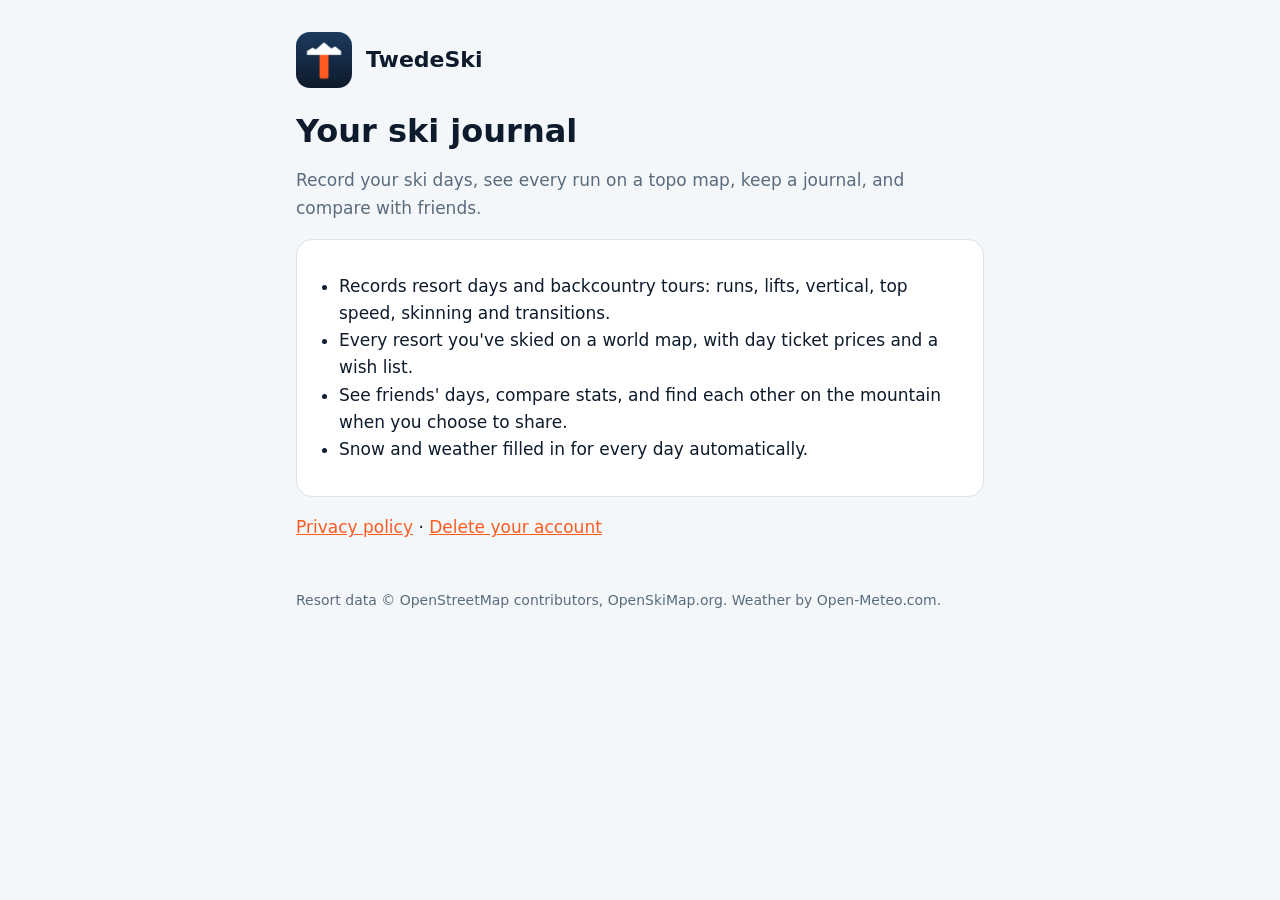
<file: index.html>
<!doctype html>
<html lang="en">
  <head>
    <meta charset="utf-8" />
    <meta name="viewport" content="width=device-width, initial-scale=1" />
    <title>TwedeSki</title>
    <meta name="description" content="TwedeSki is a ski journal: record your days, track your runs on a topo map, and compare with friends." />
    <link rel="icon" href="icon.png" />
    <link rel="stylesheet" href="style.css" />
  </head>
  <body>
    <main>
      <header>
        <img src="icon.png" alt="" />
        <a href="./">TwedeSki</a>
      </header>
      <h1>Your ski journal</h1>
      <p class="muted">
        Record your ski days, see every run on a topo map, keep a journal, and compare with friends.
      </p>
      <div class="card">
        <ul>
          <li>Records resort days and backcountry tours: runs, lifts, vertical, top speed, skinning and transitions.</li>
          <li>Every resort you've skied on a world map, with day ticket prices and a wish list.</li>
          <li>See friends' days, compare stats, and find each other on the mountain when you choose to share.</li>
          <li>Snow and weather filled in for every day automatically.</li>
        </ul>
      </div>
      <p><a href="privacy.html">Privacy policy</a> · <a href="delete-account.html">Delete your account</a></p>
      <footer>Resort data © OpenStreetMap contributors, OpenSkiMap.org. Weather by Open-Meteo.com.</footer>
    </main>
  </body>
</html>
</file>
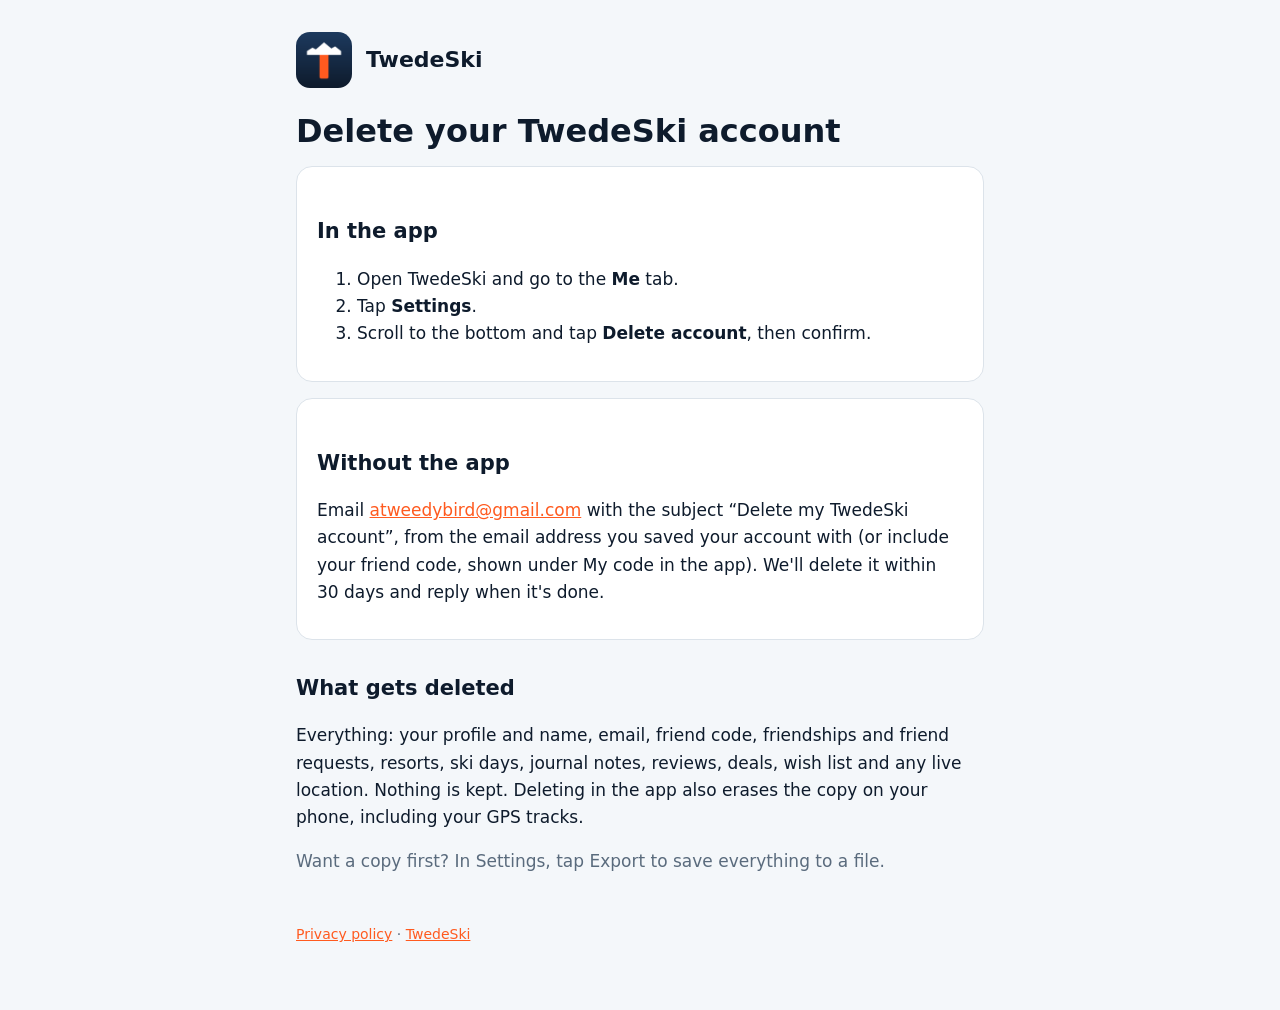
<file: delete-account.html>
<!doctype html>
<html lang="en">
  <head>
    <meta charset="utf-8" />
    <meta name="viewport" content="width=device-width, initial-scale=1" />
    <title>Delete your account · TwedeSki</title>
    <link rel="icon" href="icon.png" />
    <link rel="stylesheet" href="style.css" />
  </head>
  <body>
    <main>
      <header>
        <img src="icon.png" alt="" />
        <a href="./">TwedeSki</a>
      </header>
      <h1>Delete your TwedeSki account</h1>

      <div class="card">
        <h2>In the app</h2>
        <ol>
          <li>Open TwedeSki and go to the <strong>Me</strong> tab.</li>
          <li>Tap <strong>Settings</strong>.</li>
          <li>Scroll to the bottom and tap <strong>Delete account</strong>, then confirm.</li>
        </ol>
      </div>

      <div class="card">
        <h2>Without the app</h2>
        <p>
          Email <a href="mailto:atweedybird@gmail.com?subject=Delete%20my%20TwedeSki%20account">atweedybird@gmail.com</a>
          with the subject “Delete my TwedeSki account”, from the email address you saved your account
          with (or include your friend code, shown under My code in the app). We'll delete it within
          30 days and reply when it's done.
        </p>
      </div>

      <h2>What gets deleted</h2>
      <p>
        Everything: your profile and name, email, friend code, friendships and friend requests,
        resorts, ski days, journal notes, reviews, deals, wish list and any live location. Nothing is
        kept. Deleting in the app also erases the copy on your phone, including your GPS tracks.
      </p>
      <p class="muted">
        Want a copy first? In Settings, tap Export to save everything to a file.
      </p>

      <footer><a href="privacy.html">Privacy policy</a> · <a href="./">TwedeSki</a></footer>
    </main>
  </body>
</html>
</file>
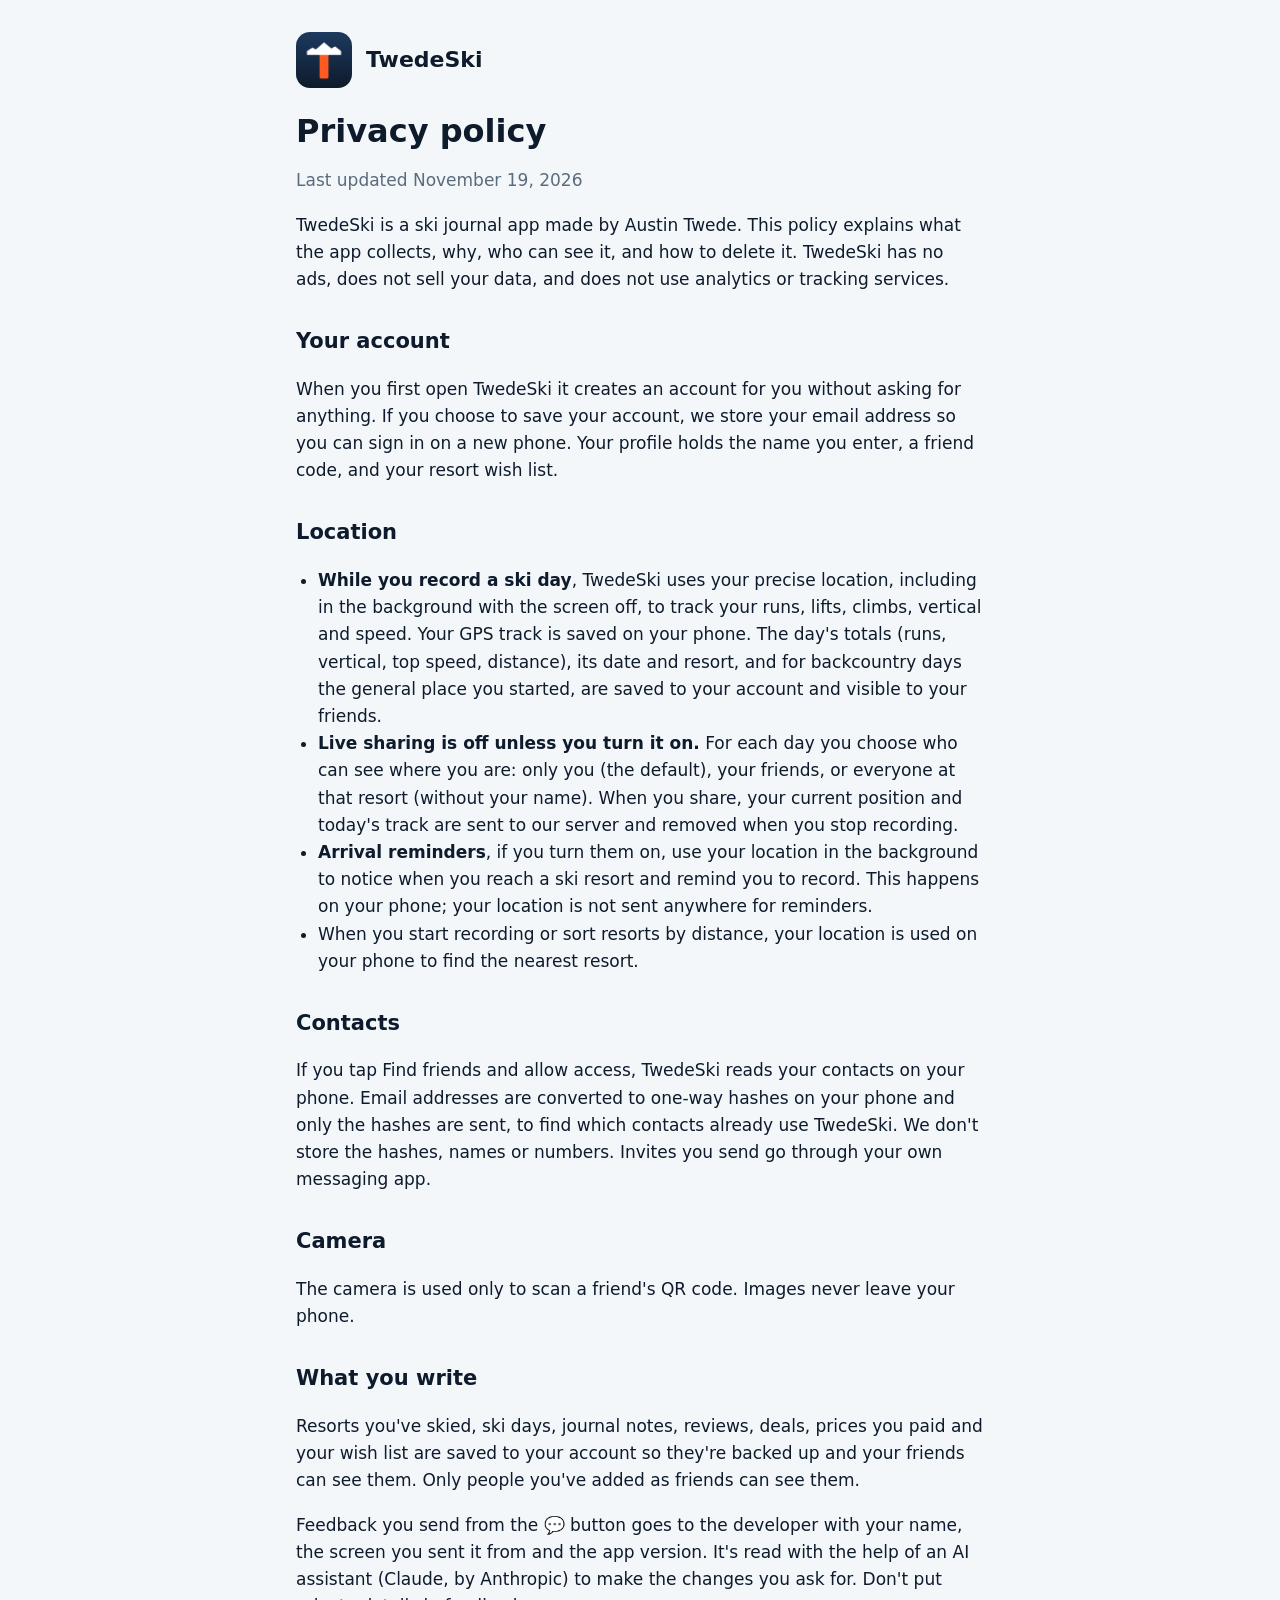
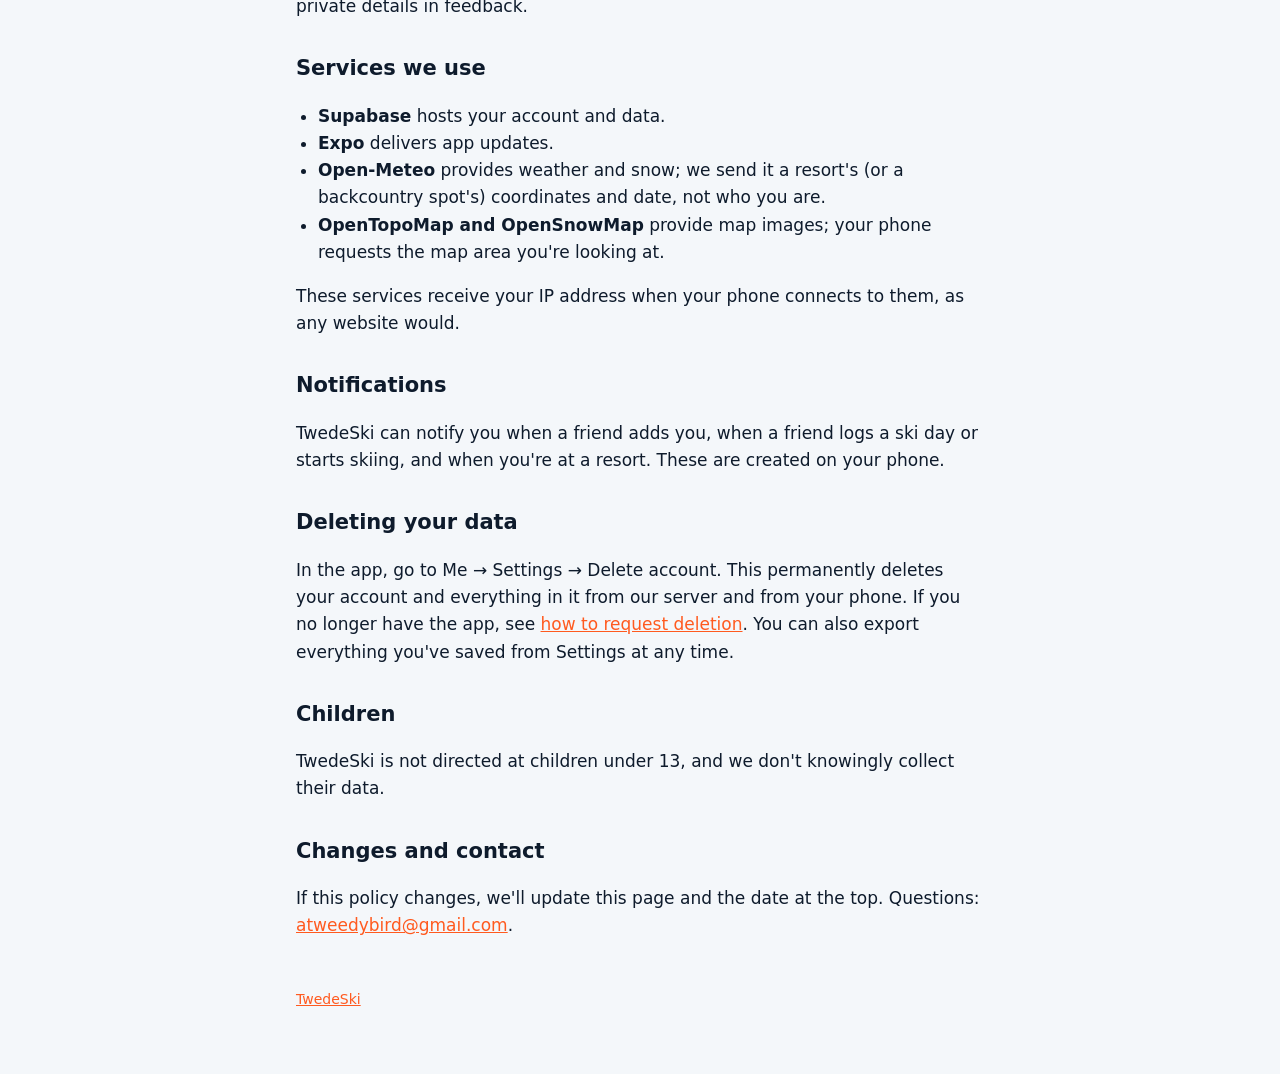
<file: privacy.html>
<!doctype html>
<html lang="en">
  <head>
    <meta charset="utf-8" />
    <meta name="viewport" content="width=device-width, initial-scale=1" />
    <title>Privacy Policy · TwedeSki</title>
    <link rel="icon" href="icon.png" />
    <link rel="stylesheet" href="style.css" />
  </head>
  <body>
    <main>
      <header>
        <img src="icon.png" alt="" />
        <a href="./">TwedeSki</a>
      </header>
      <h1>Privacy policy</h1>
      <p class="muted">Last updated November 19, 2026</p>

      <p>
        TwedeSki is a ski journal app made by Austin Twede. This policy explains what the app
        collects, why, who can see it, and how to delete it. TwedeSki has no ads, does not sell
        your data, and does not use analytics or tracking services.
      </p>

      <h2>Your account</h2>
      <p>
        When you first open TwedeSki it creates an account for you without asking for anything.
        If you choose to save your account, we store your email address so you can sign in on a
        new phone. Your profile holds the name you enter, a friend code, and your resort wish list.
      </p>

      <h2>Location</h2>
      <ul>
        <li>
          <strong>While you record a ski day</strong>, TwedeSki uses your precise location, including
          in the background with the screen off, to track your runs, lifts, climbs, vertical and
          speed. Your GPS track is saved on your phone. The day's totals (runs, vertical, top speed,
          distance), its date and resort, and for backcountry days the general place you started,
          are saved to your account and visible to your friends.
        </li>
        <li>
          <strong>Live sharing is off unless you turn it on.</strong> For each day you choose who can
          see where you are: only you (the default), your friends, or everyone at that resort
          (without your name). When you share, your current position and today's track are sent to
          our server and removed when you stop recording.
        </li>
        <li>
          <strong>Arrival reminders</strong>, if you turn them on, use your location in the background
          to notice when you reach a ski resort and remind you to record. This happens on your phone;
          your location is not sent anywhere for reminders.
        </li>
        <li>
          When you start recording or sort resorts by distance, your location is used on your phone
          to find the nearest resort.
        </li>
      </ul>

      <h2>Contacts</h2>
      <p>
        If you tap Find friends and allow access, TwedeSki reads your contacts on your phone. Email
        addresses are converted to one-way hashes on your phone and only the hashes are sent, to
        find which contacts already use TwedeSki. We don't store the hashes, names or numbers.
        Invites you send go through your own messaging app.
      </p>

      <h2>Camera</h2>
      <p>The camera is used only to scan a friend's QR code. Images never leave your phone.</p>

      <h2>What you write</h2>
      <p>
        Resorts you've skied, ski days, journal notes, reviews, deals, prices you paid and your wish
        list are saved to your account so they're backed up and your friends can see them. Only
        people you've added as friends can see them.
      </p>
      <p>
        Feedback you send from the 💬 button goes to the developer with your name, the screen you
        sent it from and the app version. It's read with the help of an AI assistant (Claude, by
        Anthropic) to make the changes you ask for. Don't put private details in feedback.
      </p>

      <h2>Services we use</h2>
      <ul>
        <li><strong>Supabase</strong> hosts your account and data.</li>
        <li><strong>Expo</strong> delivers app updates.</li>
        <li>
          <strong>Open-Meteo</strong> provides weather and snow; we send it a resort's (or a
          backcountry spot's) coordinates and date, not who you are.
        </li>
        <li>
          <strong>OpenTopoMap and OpenSnowMap</strong> provide map images; your phone requests the
          map area you're looking at.
        </li>
      </ul>
      <p>These services receive your IP address when your phone connects to them, as any website would.</p>

      <h2>Notifications</h2>
      <p>
        TwedeSki can notify you when a friend adds you, when a friend logs a ski day or starts
        skiing, and when you're at a resort. These are created on your phone.
      </p>

      <h2>Deleting your data</h2>
      <p>
        In the app, go to Me → Settings → Delete account. This permanently deletes your account and
        everything in it from our server and from your phone. If you no longer have the app, see
        <a href="delete-account.html">how to request deletion</a>. You can also export everything
        you've saved from Settings at any time.
      </p>

      <h2>Children</h2>
      <p>TwedeSki is not directed at children under 13, and we don't knowingly collect their data.</p>

      <h2>Changes and contact</h2>
      <p>
        If this policy changes, we'll update this page and the date at the top. Questions:
        <a href="mailto:atweedybird@gmail.com">atweedybird@gmail.com</a>.
      </p>

      <footer><a href="./">TwedeSki</a></footer>
    </main>
  </body>
</html>
</file>
<file: style.css>
:root {
  --bg: #f4f7fa;
  --card: #ffffff;
  --text: #0e1b2c;
  --muted: #5a6b7d;
  --border: #dce3ea;
  --accent: #ff5a1f;
}
@media (prefers-color-scheme: dark) {
  :root {
    --bg: #0e1b2c;
    --card: #18283d;
    --text: #ffffff;
    --muted: #9fb0c2;
    --border: #22354d;
    --accent: #ff6a33;
  }
}
* {
  box-sizing: border-box;
}
body {
  margin: 0;
  background: var(--bg);
  color: var(--text);
  font: 17px/1.6 system-ui, -apple-system, 'Segoe UI', Roboto, sans-serif;
}
main {
  max-width: 720px;
  margin: 0 auto;
  padding: 32px 16px 64px;
}
header {
  display: flex;
  align-items: center;
  gap: 14px;
  margin-bottom: 24px;
}
header img {
  width: 56px;
  height: 56px;
  border-radius: 14px;
}
header a {
  color: inherit;
  text-decoration: none;
  font-weight: 700;
  font-size: 22px;
}
h1 {
  font-size: 32px;
  line-height: 1.2;
  margin: 0 0 8px;
}
h2 {
  font-size: 21px;
  margin: 32px 0 8px;
}
p,
li {
  color: var(--text);
}
.muted {
  color: var(--muted);
}
.card {
  background: var(--card);
  border: 1px solid var(--border);
  border-radius: 16px;
  padding: 16px 20px;
  margin: 16px 0;
}
a {
  color: var(--accent);
}
ul {
  padding-left: 22px;
}
footer {
  margin-top: 48px;
  font-size: 14px;
  color: var(--muted);
}
</file>
